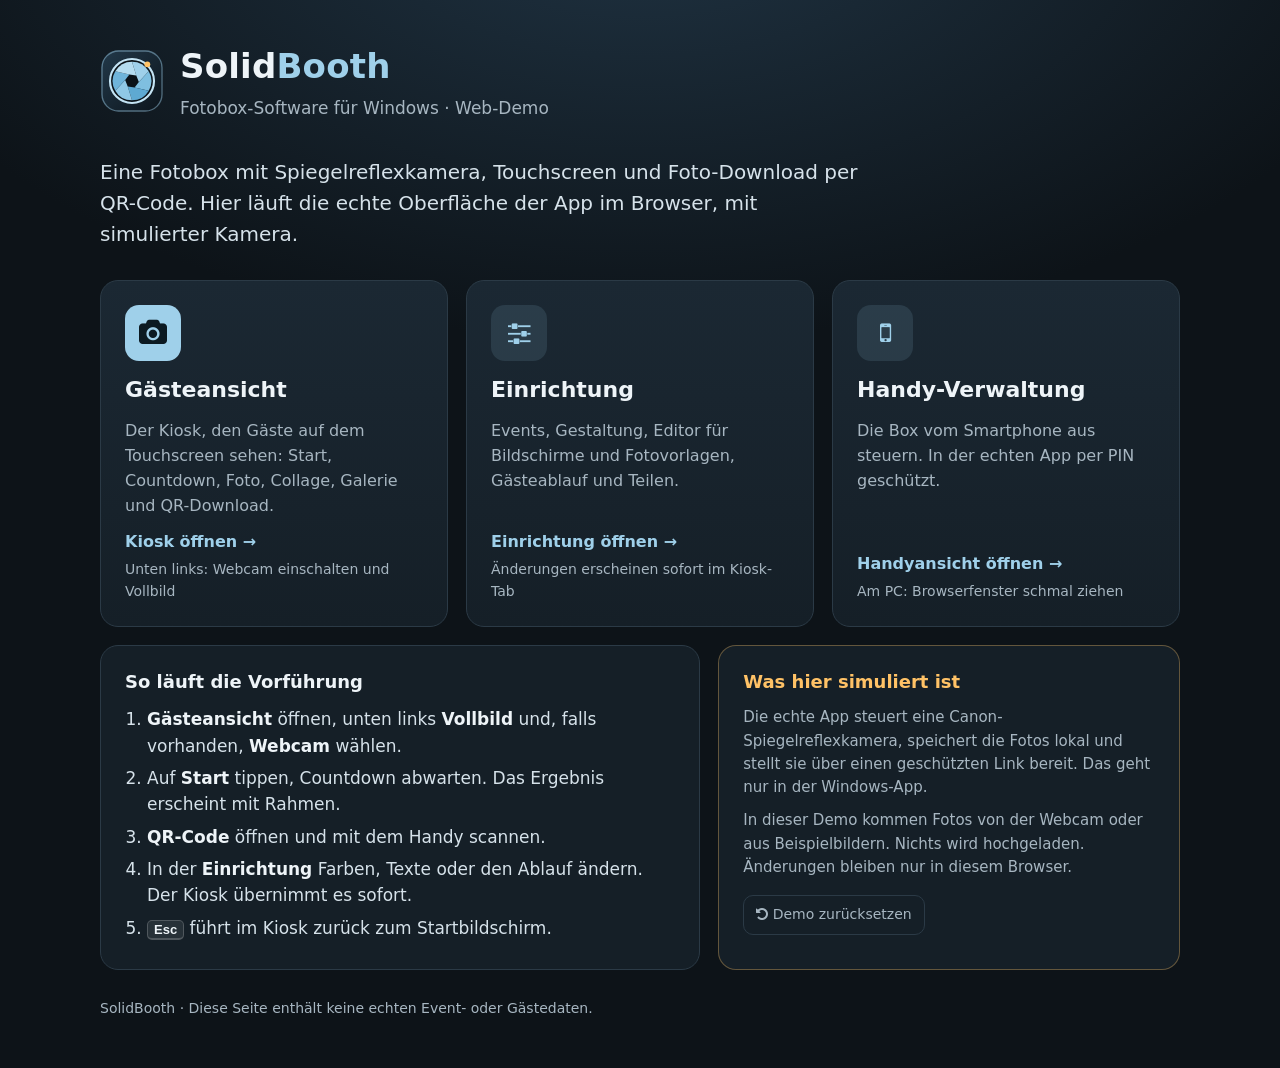
<file: index.html>
<!doctype html>
<html lang="de">
<head>
<meta charset="utf-8">
<meta name="viewport" content="width=device-width,initial-scale=1,viewport-fit=cover">
<title>SolidBooth · Web-Demo</title>
<link rel="icon" href="brand-mark.svg" type="image/svg+xml">
<link rel="stylesheet" href="pb/font-awesome/css/font-awesome.min.css">
<style>
:root{--bg:#0d1318;--card:#151f27;--card2:#1b2833;--line:#2b3a46;--text:#eef4f8;--muted:#a7b6c1;--accent:#9fd0ea;--warm:#ffc266}
*{box-sizing:border-box}
html,body{margin:0}
body{min-height:100dvh;background:radial-gradient(90% 60% at 50% -10%,#203444,var(--bg) 70%);color:var(--text);font:17px/1.55 "Segoe UI",system-ui,sans-serif;padding:40px 16px 48px}
.wrap{max-width:1080px;margin:0 auto}
header{display:flex;align-items:center;gap:16px;margin-bottom:36px}
header img{width:64px;height:64px}
header h1{margin:0;font-size:34px;font-weight:600;letter-spacing:.2px}
header h1 b{color:var(--accent);font-weight:600}
header p{margin:2px 0 0;color:var(--muted)}
.lead{font-size:20px;max-width:760px;margin:0 0 30px;color:#d6e2ea}
.tiles{display:grid;grid-template-columns:repeat(3,minmax(0,1fr));gap:18px}
.tile{display:flex;flex-direction:column;gap:12px;background:linear-gradient(180deg,var(--card2),var(--card));border:1px solid var(--line);border-radius:18px;padding:24px;color:inherit;text-decoration:none;transition:transform .15s,border-color .15s}
.tile:hover,.tile:focus-visible{transform:translateY(-3px);border-color:var(--accent);outline:none}
.tile .icon{width:56px;height:56px;border-radius:14px;display:grid;place-items:center;font-size:26px;background:#9fd0ea1f;color:var(--accent)}
.tile.primary .icon{background:var(--accent);color:#0c1a22}
.tile h2{margin:0;font-size:22px;font-weight:600}
.tile p{margin:0;color:var(--muted);font-size:16px}
.tile .go{margin-top:auto;color:var(--accent);font-weight:600;font-size:16px}
.tile .go small{display:block;color:var(--muted);font-weight:400;font-size:14px;margin-top:4px}
.row{display:grid;grid-template-columns:1.3fr 1fr;gap:18px;margin-top:18px}
.panel{background:var(--card);border:1px solid var(--line);border-radius:18px;padding:22px 24px}
.panel h3{margin:0 0 10px;font-size:18px;font-weight:600}
.panel ol,.panel ul{margin:0;padding-left:22px;color:#d6e2ea}
.panel li{margin:6px 0}
.panel li b{color:var(--text)}
.panel.note{border-color:#ffc26655}
.panel.note h3{color:var(--warm)}
.panel.note p{margin:0 0 10px;color:var(--muted);font-size:15px}
kbd{font:600 13px "Segoe UI",sans-serif;background:#ffffff14;border:1px solid #ffffff30;border-bottom-width:2px;border-radius:5px;padding:1px 6px;color:var(--text)}
.reset{margin-top:6px;background:none;border:1px solid var(--line);color:var(--muted);border-radius:10px;padding:8px 12px;font:inherit;font-size:14px;cursor:pointer}
.reset:hover{color:var(--text);border-color:var(--accent)}
footer{margin-top:28px;color:var(--muted);font-size:14px}
@media(max-width:880px){.tiles,.row{grid-template-columns:1fr}header h1{font-size:28px}}
</style>
</head>
<body>
<div class="wrap">
 <header>
  <img src="brand-mark.svg" alt="">
  <div><h1>Solid<b>Booth</b></h1><p>Fotobox-Software für Windows · Web-Demo</p></div>
 </header>
 <p class="lead">Eine Fotobox mit Spiegelreflexkamera, Touchscreen und Foto-Download per QR-Code. Hier läuft die echte Oberfläche der App im Browser, mit simulierter Kamera.</p>

 <div class="tiles">
  <a class="tile primary" href="kiosk.html?editor&amp;demo&amp;v=erlanger-20261125" target="solidbooth-kiosk">
   <span class="icon"><i class="fa fa-camera"></i></span>
   <h2>Gästeansicht</h2>
   <p>Der Kiosk, den Gäste auf dem Touchscreen sehen: Start, Countdown, Foto, Collage, Galerie und QR-Download.</p>
   <span class="go">Kiosk öffnen →<small>Unten links: Webcam einschalten und Vollbild</small></span>
  </a>
  <a class="tile" href="operator.html?v=erlanger-20261125" target="solidbooth-setup">
   <span class="icon"><i class="fa fa-sliders"></i></span>
   <h2>Einrichtung</h2>
   <p>Events, Gestaltung, Editor für Bildschirme und Fotovorlagen, Gästeablauf und Teilen.</p>
   <span class="go">Einrichtung öffnen →<small>Änderungen erscheinen sofort im Kiosk-Tab</small></span>
  </a>
  <a class="tile" href="operator.html?mobile&amp;v=erlanger-20261125" target="solidbooth-mobile">
   <span class="icon"><i class="fa fa-mobile"></i></span>
   <h2>Handy-Verwaltung</h2>
   <p>Die Box vom Smartphone aus steuern. In der echten App per PIN geschützt.</p>
   <span class="go">Handyansicht öffnen →<small>Am PC: Browserfenster schmal ziehen</small></span>
  </a>
 </div>

 <div class="row">
  <div class="panel">
   <h3>So läuft die Vorführung</h3>
   <ol>
    <li><b>Gästeansicht</b> öffnen, unten links <b>Vollbild</b> und, falls vorhanden, <b>Webcam</b> wählen.</li>
    <li>Auf <b>Start</b> tippen, Countdown abwarten. Das Ergebnis erscheint mit Rahmen.</li>
    <li><b>QR-Code</b> öffnen und mit dem Handy scannen.</li>
    <li>In der <b>Einrichtung</b> Farben, Texte oder den Ablauf ändern. Der Kiosk übernimmt es sofort.</li>
    <li><kbd>Esc</kbd> führt im Kiosk zurück zum Startbildschirm.</li>
   </ol>
  </div>
  <div class="panel note">
   <h3>Was hier simuliert ist</h3>
   <p>Die echte App steuert eine Canon-Spiegelreflexkamera, speichert die Fotos lokal und stellt sie über einen geschützten Link bereit. Das geht nur in der Windows-App.</p>
   <p>In dieser Demo kommen Fotos von der Webcam oder aus Beispielbildern. Nichts wird hochgeladen. Änderungen bleiben nur in diesem Browser.</p>
   <button class="reset" id="reset" type="button"><i class="fa fa-undo"></i> Demo zurücksetzen</button>
  </div>
 </div>
 <footer>SolidBooth · Diese Seite enthält keine echten Event- oder Gästedaten.</footer>
</div>
<script>
document.getElementById('reset').onclick=()=>{try{localStorage.removeItem('solidbooth-demo-settings');}catch{}const b=document.getElementById('reset');b.textContent='Zurückgesetzt';setTimeout(()=>b.innerHTML='<i class="fa fa-undo"></i> Demo zurücksetzen',1600);};
</script>
</body>
</html>
</file>
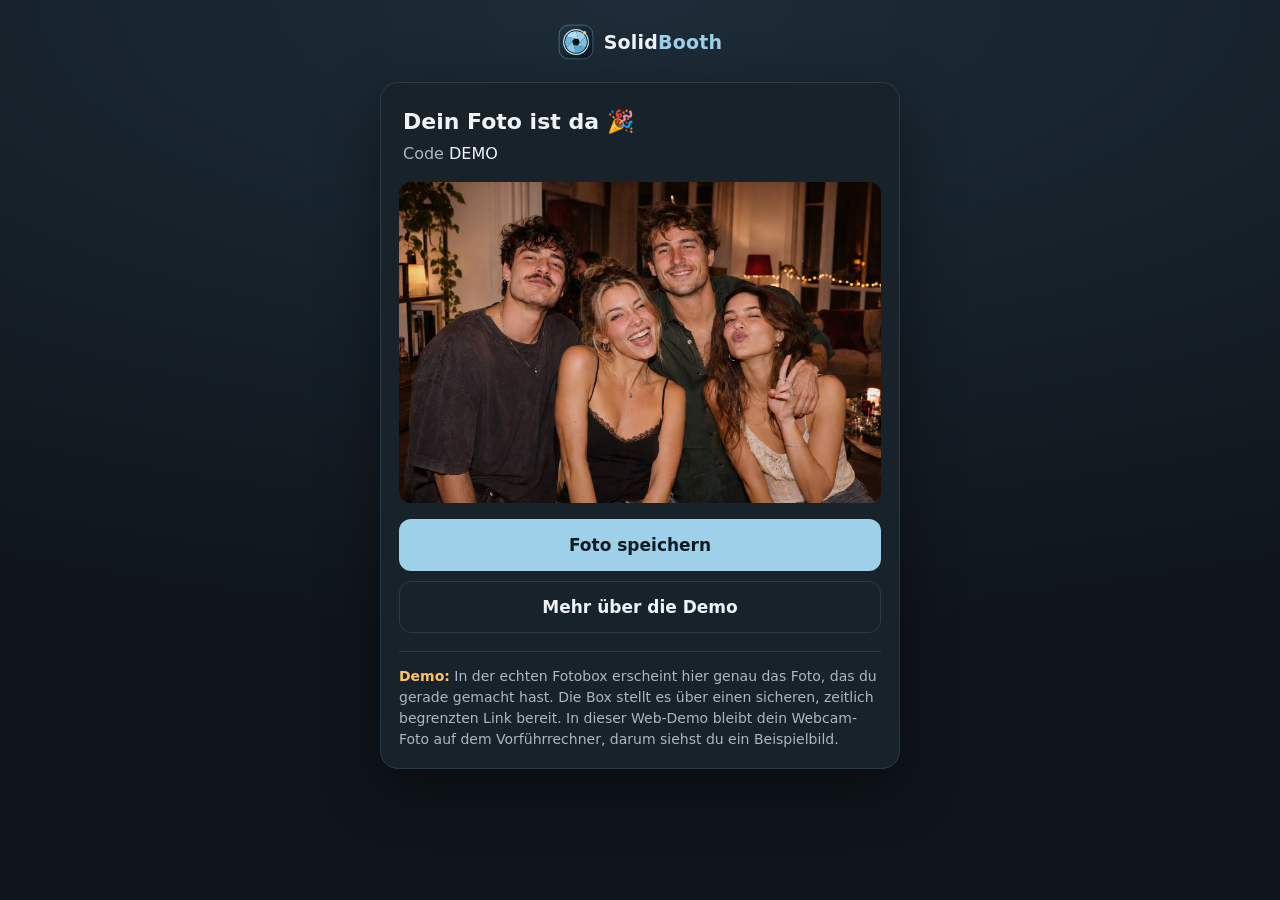
<file: download.html>
<!doctype html>
<html lang="de">
<head>
<meta charset="utf-8">
<meta name="viewport" content="width=device-width,initial-scale=1,viewport-fit=cover">
<title>Dein Foto · SolidBooth Demo</title>
<link rel="icon" href="brand-mark.svg" type="image/svg+xml">
<style>
:root{--bg:#0f151b;--card:#18222b;--line:#2c3a46;--text:#eef4f8;--muted:#a9b8c3;--accent:#9fd0ea;--warm:#ffc266}
*{box-sizing:border-box}
body{margin:0;min-height:100dvh;background:radial-gradient(120% 70% at 50% 0,#1d2c38,var(--bg));color:var(--text);font:16px/1.5 "Segoe UI",system-ui,sans-serif;display:flex;flex-direction:column;align-items:center;padding:24px 16px 40px}
header{display:flex;align-items:center;gap:10px;margin-bottom:22px}
header img{width:36px;height:36px}
header strong{font-size:19px;letter-spacing:.2px}header b{color:var(--accent);font-weight:600}
main{width:100%;max-width:520px;background:var(--card);border:1px solid var(--line);border-radius:18px;padding:18px;box-shadow:0 20px 60px #0006}
h1{font-size:22px;margin:4px 4px 4px;font-weight:600}
p{margin:0 4px 16px;color:var(--muted)}
.photo{display:block;width:100%;border-radius:12px;background:#000;aspect-ratio:3/2;object-fit:cover}
.actions{display:grid;gap:10px;margin-top:16px}
a.btn{display:flex;align-items:center;justify-content:center;gap:10px;min-height:52px;border-radius:12px;font-weight:600;text-decoration:none;font-size:17px}
.primary{background:var(--accent);color:#0c1a22}.secondary{border:1px solid var(--line);color:var(--text)}
.note{margin-top:18px;font-size:14px;color:var(--muted);border-top:1px solid var(--line);padding-top:14px}
.note b{color:var(--warm);font-weight:600}
code{font-family:inherit;color:var(--text)}
</style>
</head>
<body>
<header><img src="brand-mark.svg" alt=""><strong>Solid<b>Booth</b></strong></header>
<main>
 <h1>Dein Foto ist da 🎉</h1>
 <p>Code <code id="code">DEMO</code></p>
 <img class="photo" src="demo/party-photo.png" alt="Beispielfoto aus der Fotobox">
 <div class="actions">
  <a class="btn primary" href="demo/party-photo.png" download="SolidBooth-Demo.png">Foto speichern</a>
  <a class="btn secondary" href="index.html">Mehr über die Demo</a>
 </div>
 <div class="note"><b>Demo:</b> In der echten Fotobox erscheint hier genau das Foto, das du gerade gemacht hast. Die Box stellt es über einen sicheren, zeitlich begrenzten Link bereit. In dieser Web-Demo bleibt dein Webcam-Foto auf dem Vorführrechner, darum siehst du ein Beispielbild.</div>
</main>
<script>const c=new URLSearchParams(location.search).get('code');if(c&&/^[A-Z0-9]{2,12}$/.test(c))document.getElementById('code').textContent=c;</script>
</body>
</html>
</file>
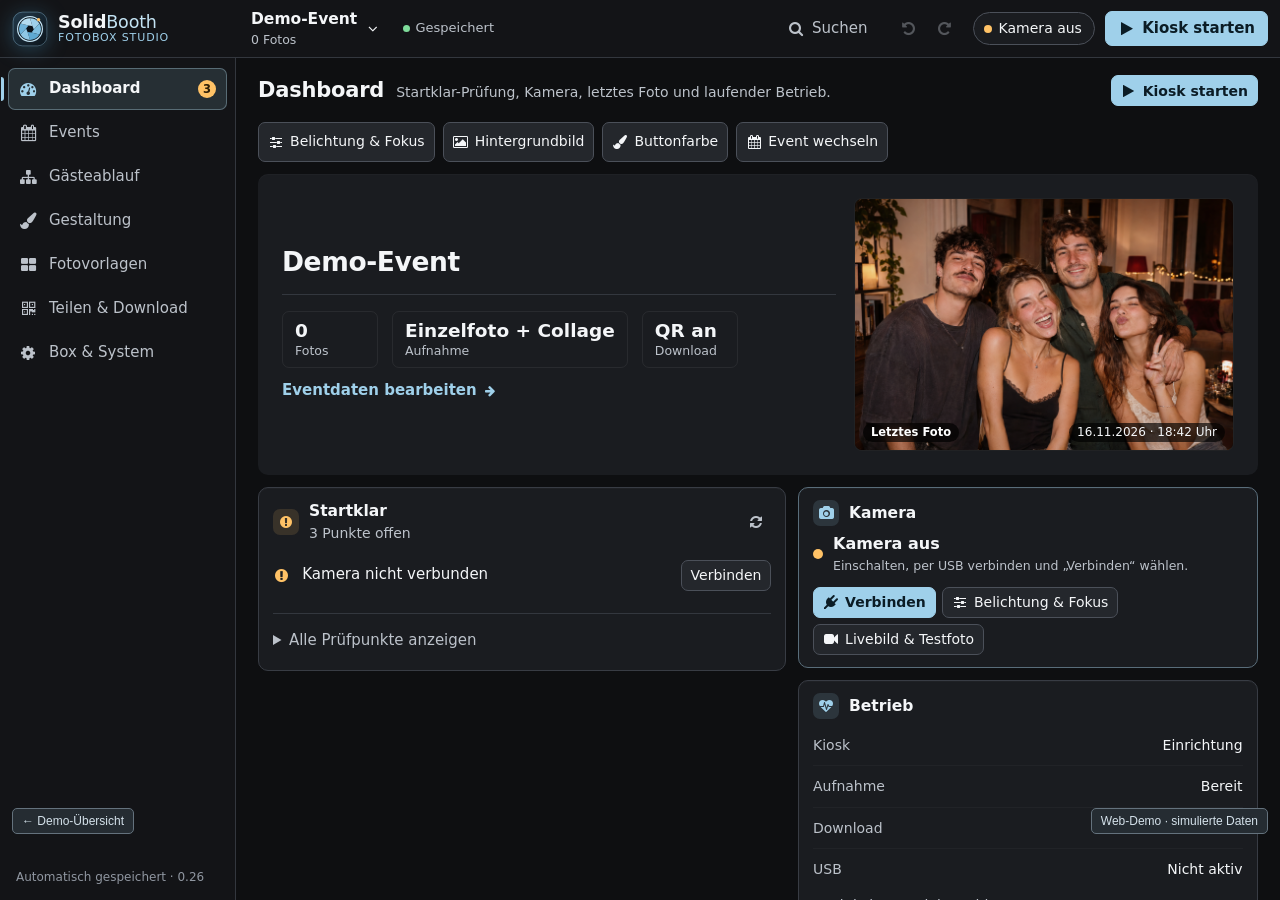
<file: operator.html>
<!doctype html>
<html lang="de">
<head>
<meta charset="utf-8">
<meta name="viewport" content="width=device-width,initial-scale=1,viewport-fit=cover">
<title>SolidBooth · Einrichtung</title>
<link rel="icon" href="brand-mark.svg" type="image/svg+xml">
<link rel="stylesheet" href="pb/font-awesome/css/font-awesome.min.css">
<link rel="stylesheet" href="operator.css?v=0.26.2">
<link rel="stylesheet" href="update-ui.css?v=0.26.2"></head>
<body><script src="demo/background-defaults.js?v=erlanger-20261125"></script>
<header id="topbar">
 <a class="brand" href="#" aria-label="SolidBooth · Übersicht" id="brand-home">
  <svg class="brand-mark" viewBox="0 0 48 48" aria-hidden="true"><defs><linearGradient id="sbg" x1="0" y1="0" x2="1" y2="1"><stop offset="0" stop-color="#22394a"/><stop offset="1" stop-color="#0c141b"/></linearGradient></defs><rect x="1" y="1" width="46" height="46" rx="13" fill="url(#sbg)"/><rect x="1.5" y="1.5" width="45" height="45" rx="12.5" fill="none" stroke="#9fd0ea" stroke-opacity=".45"/><circle cx="24" cy="24" r="16.5" fill="#0b1218" stroke="#c4e4f4" stroke-width="1.6"/><path d="M24.00 9.50A14.5 14.5 0 0 1 36.56 16.75L29.15 24.72L27.20 19.90Z" fill="#9fd0ea"/><path d="M36.56 16.75A14.5 14.5 0 0 1 36.56 31.25L25.95 28.82L29.15 24.72Z" fill="#7fbfe0"/><path d="M36.56 31.25A14.5 14.5 0 0 1 24.00 38.50L20.80 28.10L25.95 28.82Z" fill="#5ea9d2"/><path d="M24.00 38.50A14.5 14.5 0 0 1 11.44 31.25L18.85 23.28L20.80 28.10Z" fill="#8fc8e6"/><path d="M11.44 31.25A14.5 14.5 0 0 1 11.44 16.75L22.05 19.18L18.85 23.28Z" fill="#6fb4da"/><path d="M11.44 16.75A14.5 14.5 0 0 1 24.00 9.50L27.20 19.90L22.05 19.18Z" fill="#b4dcf0"/><circle cx="24" cy="24" r="3.6" fill="#0b1218"/><circle cx="35.5" cy="11.5" r="2.2" fill="#ffc266"/></svg>
  <span class="brand-text"><strong>Solid<b>Booth</b></strong><small>Fotobox Studio</small></span>
 </a>
 <button id="event-switch" class="event-switch" aria-haspopup="dialog" title="Event wechseln">
  <span class="event-switch-text"><strong id="event-name">Lädt …</strong><small id="event-meta"></small></span>
  <i class="fa fa-angle-down" aria-hidden="true"></i>
 </button>
 <span id="save-state" class="save-state" role="status"><span>Lädt …</span></span>
 <div class="topbar-spacer"></div><button id="settings-search" class="ghost" title="Einstellungen suchen (Strg+K)" aria-label="Einstellungen suchen"><i class="fa fa-search" aria-hidden="true"></i><span>Suchen</span></button>
 <div class="history-tools">
  <button id="undo" class="icon-only ghost" title="Rückgängig (Strg+Z)" aria-label="Rückgängig"><i class="fa fa-undo" aria-hidden="true"></i></button>
  <button id="redo" class="icon-only ghost" title="Wiederholen (Strg+Y)" aria-label="Wiederholen"><i class="fa fa-repeat" aria-hidden="true"></i></button>
 </div>
 <button id="camera-pill" class="camera-pill" aria-haspopup="menu" title="Kamera"><span class="dot" aria-hidden="true"></span><span id="camera-label">Kamera prüfen</span></button>
 <button id="test-flow" class="secondary-action" hidden><i class="fa fa-play-circle-o" aria-hidden="true"></i><span>Ablauf testen</span></button>
 <button id="launch" class="primary"><i class="fa fa-play" aria-hidden="true"></i><span>Kiosk starten</span></button>
</header>
<nav id="sidebar" aria-label="Bereiche"></nav>
<main id="main">
 <div class="page-head">
  <div class="page-titles"><h1 id="page-title">SolidBooth</h1><p id="page-description"></p></div>
  <div id="page-actions" class="page-actions"></div>
 </div>
 <div id="subnav" class="subnav" role="tablist" hidden></div>
 <div class="workarea no-preview"><div id="content"></div><aside id="preview-host" aria-label="Gästevorschau"></aside></div>
</main>
<nav id="tabbar" aria-label="Bereiche"></nav>
<div id="toast-stack" aria-live="polite"></div>
<script src="remote-bridge.js?v=0.26.2"></script>
<script src="demo/demo-operator.js"></script><script src="demo/bridge.js?v=erlanger-20261125"></script><script src="slideshow.js?v=0.26.2"></script>
<script src="element-style.js?v=0.26.2"></script>
<script src="app-core.js?v=erlanger-20261125"></script>
<script src="app-shell.js?v=erlanger-20261125"></script>
<script src="app-pages.js?v=0.26.2"></script>
<script src="canvas-editor.js?v=erlanger-20261125"></script>
<script src="live-stream.js?v=0.26.2"></script><script src="workflow-tools.js?v=0.26.2"></script><script src="settings-search.js?v=0.26.2"></script>
<script src="app-start.js?v=0.26.2"></script>
<script src="update-ui.js?v=0.26.2"></script></body>
</html>
</file>
<file: operator.css>
/* SolidBooth Einrichtung 0.21 · kanonische Tokens: --bg, --panel, --line, --text, --muted, --accent */
:root{color-scheme:dark;--bg:#0e0f11;--panel:#1a1c20;--panel-2:#24272c;--panel-3:#30343b;--line:#33373e;--line-strong:#4b5059;--text:#f4f6f8;--muted:#bcc2ca;--faint:#9097a1;--accent:#9fd0ea;--accent-strong:#c4e4f4;--accent-ink:#0b1c25;--accent-soft:#9fd0ea24;--ok:#7fdc9b;--ok-soft:#7fdc9b22;--warn:#ffc266;--warn-soft:#ffc26622;--danger:#ff8f7c;--danger-soft:#ff8f7c22;--radius:10px;--radius-sm:7px;--shadow:0 16px 48px #000c;--topbar:58px;--sidebar:236px;--tabbar:64px;font:15px/1.45 'Segoe UI',system-ui,sans-serif}
*{box-sizing:border-box}
html,body{height:100%}
body{margin:0;background:var(--bg);color:var(--text);display:grid;grid-template-columns:var(--sidebar) minmax(0,1fr);grid-template-rows:var(--topbar) minmax(0,1fr);overflow:hidden;-webkit-font-smoothing:antialiased}
body.busy{cursor:progress}body.busy main,body.busy #sidebar{pointer-events:none}
button,input,select,textarea{font:inherit;color:inherit}
h1,h2,h3,p{margin:0}
a{color:var(--accent)}
i.fa{width:1.15em;text-align:center;flex:none}
[hidden]{display:none!important}
:focus-visible{outline:2px solid var(--accent);outline-offset:2px}

/* ---------- Buttons ---------- */
button{cursor:pointer;border:1px solid var(--line-strong);background:var(--panel-2);color:var(--text);border-radius:var(--radius-sm);padding:6px 12px;min-height:35px;display:inline-flex;gap:7px;align-items:center;justify-content:center;white-space:nowrap;transition:background .12s,border-color .12s,color .12s}
button:hover:not(:disabled){background:var(--panel-3);border-color:#565b63}
button:disabled{opacity:.38;cursor:default}
button.primary{background:var(--accent);border-color:var(--accent);color:var(--accent-ink);font-weight:600}
button.primary:hover:not(:disabled){background:var(--accent-strong);border-color:var(--accent-strong)}
button.danger{background:transparent;border-color:#7d443b;color:var(--danger)}
button.danger:hover:not(:disabled){background:var(--danger-soft);border-color:var(--danger)}
button.ghost{background:transparent;border-color:transparent;color:var(--muted)}
button.ghost:hover:not(:disabled){background:var(--panel-3);color:var(--text);border-color:transparent}
button.small{min-height:31px;padding:3px 9px;font-size:14px;gap:6px}
button.icon-only{padding:0;width:32px;min-width:32px}
button.small.icon-only{width:28px;min-width:28px}
button.active:not(.primary){background:var(--accent-soft);border-color:#a6c7d866;color:var(--text)}
.link-button{background:none;border:0;color:var(--accent);padding:4px 0;min-height:0;gap:6px;font-weight:600;justify-content:flex-start;white-space:normal;text-align:left}
.link-button:hover:not(:disabled){background:none;text-decoration:underline}
.link-button i.fa{order:2;font-size:12px}
.button-row{display:flex;flex-wrap:wrap;gap:6px;align-items:center}
.button-row.compact{gap:4px}
.spacer{flex:1}
kbd{margin-left:auto;padding-left:16px;font:12px 'Segoe UI';color:var(--faint)}

/* ---------- Kopfzeile ---------- */
#topbar{grid-column:1/3;display:flex;align-items:center;gap:10px;padding:0 12px 0 12px;background:#131417;border-bottom:1px solid var(--line);min-width:0;z-index:20}
.brand{display:flex;align-items:center;gap:10px;width:calc(var(--sidebar) - 12px);flex:none;color:var(--text);text-decoration:none;border-radius:8px;padding:4px 6px;margin-left:-6px}
.brand:hover{background:var(--panel-2)}
.brand-mark{width:30px;height:30px;flex:none;filter:drop-shadow(0 2px 6px #6f9fb855)}
.brand-text{display:grid;line-height:1.1}
.brand-text strong{font-size:17px;font-weight:700;letter-spacing:-.01em}
.brand-text small{font-size:11.5px;letter-spacing:.08em;text-transform:uppercase;color:var(--accent)}
.event-switch{background:transparent;border-color:transparent;padding:3px 10px;min-height:44px;max-width:320px;justify-content:flex-start;text-align:left}
.event-switch-text{display:grid;min-width:0}
.event-switch strong{font-size:15.5px;overflow:hidden;text-overflow:ellipsis}
.event-switch small{color:var(--muted);font-size:12.5px;overflow:hidden;text-overflow:ellipsis}
.save-state{font-size:13px;color:var(--muted);display:inline-flex;align-items:center;gap:6px;white-space:nowrap}
.save-state::before{content:'';width:7px;height:7px;border-radius:50%;background:var(--ok)}
.save-state[data-kind=dirty]::before,.save-state[data-kind=busy]::before{background:var(--warn)}
.save-state[data-kind=busy]::before{animation:pulse 1s infinite}
.save-state[data-kind=error]{color:var(--danger)}.save-state[data-kind=error]::before{background:var(--danger)}
.topbar-spacer{flex:1}
.history-tools{display:flex;gap:0}
.camera-pill{border-radius:999px;padding:4px 12px 4px 10px;min-height:33px;max-width:230px;font-size:14px;background:var(--panel)}
.camera-pill #camera-label{overflow:hidden;text-overflow:ellipsis}
.dot{width:8px;height:8px;border-radius:50%;background:var(--faint);flex:none;display:inline-block}
.camera-pill[data-state=ready] .dot,.camera-state.ready .dot{background:var(--ok);box-shadow:0 0 0 3px var(--ok-soft)}
.camera-pill[data-state=busy] .dot{background:var(--warn);animation:pulse 1s infinite}
.camera-pill[data-state=off] .dot,.camera-state.off .dot{background:var(--warn)}
#test-flow,#launch{min-height:35px}
@keyframes pulse{50%{opacity:.35}}

/* ---------- Navigation ---------- */
#sidebar{grid-row:2;background:#131417;border-right:1px solid var(--line);display:flex;flex-direction:column;padding:10px 8px;overflow:auto}
.nav-list{display:grid;gap:2px}
.nav-item{justify-content:flex-start;background:transparent;border-color:transparent;color:var(--muted);padding:7px 10px;min-height:39.5px;gap:11px;position:relative}
.nav-item i.fa{font-size:16.5px}
.nav-item:hover:not(:disabled){background:var(--panel-2);color:var(--text);border-color:transparent}
.nav-item.active{background:var(--accent-soft);color:var(--text);border-color:transparent;font-weight:600}
.nav-item.active::before{content:'';position:absolute;left:-8px;top:8px;bottom:8px;width:3px;border-radius:0 3px 3px 0;background:var(--accent)}
.nav-item.active i.fa{color:var(--accent)}
.nav-badge{margin-left:auto;background:var(--warn);color:#2b1d07;font-size:11.5px;font-weight:700;border-radius:999px;min-width:18px;height:18px;display:grid;place-items:center;padding:0 5px}
.nav-foot{margin-top:auto;padding:10px 8px 2px}
.version{color:var(--faint);font-size:12px}
#tabbar{display:none}

/* ---------- Hauptbereich ---------- */
main{grid-row:2;overflow-y:auto;overflow-x:hidden;padding:14px 22px 36px;min-width:0}
.page-head{display:flex;align-items:center;justify-content:space-between;gap:16px;margin-bottom:12px;min-height:37.5px}
.page-titles{display:flex;align-items:baseline;gap:12px;min-width:0}
h1{font-size:21px;font-weight:650;line-height:1.2;letter-spacing:-.01em;white-space:nowrap}
#page-description{color:var(--muted);font-size:14px;overflow:hidden;text-overflow:ellipsis;white-space:nowrap}
.page-actions{display:flex;gap:6px;flex-wrap:wrap;align-items:center;flex:none}
.kicker{font-size:11.5px;letter-spacing:.09em;text-transform:uppercase;color:var(--accent);font-weight:650}
.subnav{display:flex;gap:2px;margin:-4px 0 14px;border-bottom:1px solid var(--line);overflow-x:auto;scrollbar-width:none}
.subnav::-webkit-scrollbar{display:none}
.subnav button{background:transparent;border:0;border-bottom:2px solid transparent;border-radius:0;color:var(--muted);padding:6px 10px 8px;min-height:37.5px;font-size:14.5px}
.subnav button:hover:not(:disabled){background:transparent;color:var(--text)}
.subnav button.active{color:var(--text);border-bottom-color:var(--accent);background:transparent;font-weight:600}
.subnav button.active i{color:var(--accent)}
.workarea{display:grid;grid-template-columns:minmax(0,1fr) minmax(360px,1.05fr);gap:18px;align-items:start}
.workarea.no-preview{grid-template-columns:minmax(0,1fr)}
.workarea.no-preview #preview-host{display:none}
#preview-host{position:sticky;top:0}

/* ---------- Karten & Felder ---------- */
.card{background:var(--panel);border:1px solid var(--line);border-radius:var(--radius);padding:12px 14px;container-type:inline-size;min-width:0}
.card+.card{margin-top:10px}
.card-head{display:flex;align-items:center;gap:10px;margin-bottom:6px}
.card-titles{flex:1;min-width:0}
.card-icon{width:26px;height:26px;border-radius:7px;display:grid;place-items:center;background:var(--accent-soft);color:var(--accent);flex:none;font-size:14px}
.card h2{font-size:15.5px;font-weight:650}
.card-titles .hint{margin-top:1px}
.card-actions{display:flex;gap:4px;flex:none}
.sub-section h3,.card h3{font-size:12px;letter-spacing:.07em;text-transform:uppercase;color:var(--faint);font-weight:650;margin:10px 0 2px}
.sub-section+.sub-section{margin-top:4px;border-top:1px solid var(--line)}
.hint{color:var(--muted);font-size:14px}
.muted-line{padding:6px 0}
.mono{font-family:Consolas,monospace;font-size:13px;overflow-wrap:anywhere}
.field{display:grid;grid-template-columns:minmax(120px,40%) minmax(0,1fr);gap:4px 14px;align-items:center;padding:5px 0;min-height:42px}
.field+.field,.field-group>.field+.field,div:not(.field-control)>.field+div>.field:first-child{border-top:1px solid #ffffff08}
.field-label{display:flex;align-items:center;flex-wrap:wrap;gap:2px 6px;min-width:0}
.field-label .hint{flex-basis:100%;font-size:12.5px;line-height:1.35;color:var(--faint)}
.field-control{display:flex;justify-content:flex-end;min-width:0}
.field-control>input:not([type=checkbox]),.field-control>select,.field-control>textarea{width:100%;max-width:340px}
.toggle-field{grid-template-columns:minmax(0,1fr) auto}
.asset-field,.stack-field{grid-template-columns:1fr!important}
.stack-field .field-control,.asset-field .field-control{justify-content:stretch}
.stack-field .field-control>*{max-width:none!important;width:100%}
@container (max-width:420px){.field:not(.toggle-field){grid-template-columns:1fr}.field-control{justify-content:stretch}.field-control>input:not([type=checkbox]),.field-control>select{max-width:none}}
input:not([type=checkbox]):not([type=range]):not([type=color]),select,textarea{background:#121316;border:1px solid var(--line-strong);border-radius:var(--radius-sm);padding:5px 9px;min-height:35px;color:var(--text);min-width:0}
textarea{resize:vertical;line-height:1.45}
input:hover:not(:disabled),select:hover:not(:disabled),textarea:hover{border-color:#5d626a}
input:focus,select:focus,textarea:focus{border-color:var(--accent);outline:none;box-shadow:0 0 0 3px var(--accent-soft)}
input[type=date]{color-scheme:dark}
input.switch{appearance:none;width:38px!important;height:22px!important;min-height:0!important;border-radius:999px;background:#3a3d44;position:relative;cursor:pointer;flex:none;margin:0;transition:background .15s;border:0}
input.switch::after{content:'';position:absolute;left:3px;top:3px;width:16px;height:16px;border-radius:50%;background:#d6d9de;transition:transform .15s}
input.switch:checked{background:var(--accent)}
input.switch:checked::after{transform:translateX(16px);background:#fff}
input.switch:disabled{opacity:.4;cursor:default}
.setting-reset{width:20px!important;min-width:20px!important;height:20px;min-height:22px!important;padding:0;font-size:11px;background:transparent;border-color:transparent;color:var(--faint);opacity:0;transition:opacity .12s}
.field:hover .setting-reset,.setting-reset:focus-visible{opacity:1}
.setting-reset:hover:not(:disabled){color:var(--text);background:var(--panel-3)}
.number-control{display:flex;align-items:center;gap:8px;width:100%;justify-content:flex-end}
.number-control input[type=number]{width:72px;text-align:right;flex:none}
.number-control .unit{color:var(--faint);font-size:12.5px;min-width:22px}
input.range{flex:1;min-width:60px;max-width:200px;accent-color:var(--accent);height:20px}
.color-picker{display:flex;gap:6px;align-items:center}
.color-swatch-button{width:32px;height:32px;min-height:35px;padding:3px;border-radius:var(--radius-sm);background:#121316;border:1px solid var(--line-strong)}
.color-swatch-button::before{content:'';width:100%;height:100%;border-radius:4px;background:var(--swatch);box-shadow:inset 0 0 0 1px #ffffff26;display:block}
.color-picker input{width:92px!important;font-family:Consolas,monospace;text-transform:uppercase;font-size:14px}
.secret-control{display:flex;gap:6px;width:100%;max-width:340px}.secret-control input{flex:1}
.badge{font-size:11.5px;font-weight:650;border-radius:999px;padding:1px 8px;white-space:nowrap;background:#ffffff10;color:var(--muted)}
.badge.ok{background:var(--ok-soft);color:var(--ok)}.badge.muted{background:#ffffff0d;color:var(--muted)}.badge.warn{background:var(--warn-soft);color:var(--warn)}
.asset-control{display:flex;gap:10px;align-items:center;padding:6px;border:1px dashed var(--line-strong);border-radius:var(--radius-sm);background:#16171a;width:100%}
.asset-thumb{width:54px;height:38px;border-radius:5px;background:#0e0f11 repeating-conic-gradient(#202226 0 25%,#18191c 0 50%) 0 0/10px 10px;display:grid;place-items:center;color:var(--faint);overflow:hidden;flex:none}
.asset-thumb img{width:100%;height:100%;object-fit:contain}
.asset-info{display:grid;min-width:0;flex:1}.asset-info strong{overflow:hidden;text-overflow:ellipsis;white-space:nowrap;font-weight:500;font-size:14px}.asset-info small{color:var(--faint);font-size:12px}
.asset-actions{display:flex;gap:2px;flex:none}
.callout{display:flex;gap:9px;align-items:center;padding:8px 12px;border-radius:var(--radius-sm);background:var(--accent-soft);border:1px solid #a6c7d82e;color:var(--text);font-size:14px;flex-wrap:wrap}
.callout>i{color:var(--accent)}.callout>p{flex:1;min-width:180px}
.callout.warn{background:var(--warn-soft);border-color:#f0b8663a}.callout.warn>i{color:var(--warn)}
.callout.ok{background:var(--ok-soft);border-color:#86d19f3a}.callout.ok>i{color:var(--ok)}
details.fine summary{cursor:pointer;color:var(--muted);padding:6px 0;font-size:14px}
.segmented{display:inline-flex;background:#121316;border:1px solid var(--line-strong);border-radius:var(--radius-sm);padding:2px;gap:2px}
.segmented button{background:transparent;border:0;min-height:28.5px;padding:3px 10px;font-size:14px;color:var(--muted);flex:1}
.segmented button:hover:not(:disabled){background:var(--panel-3);color:var(--text)}
.segmented button.active{background:var(--panel-3);color:var(--text);box-shadow:inset 0 0 0 1px var(--line-strong);font-weight:600}
.segmented button.active i{color:var(--accent)}
.stack-field .segmented{display:flex;width:100%}
.status-row{display:flex;justify-content:space-between;gap:14px;padding:6px 0;border-top:1px solid #ffffff08;font-size:14px}
.status-row:first-child{border-top:0}
.status-row span{color:var(--muted)}.status-row strong{font-weight:500;text-align:right;overflow-wrap:anywhere}
.status-row.warn strong{color:var(--warn)}
.empty{color:var(--muted);padding:14px 0;text-align:center}
.chip-toggles{display:flex;gap:5px;flex-wrap:wrap;justify-content:flex-end}
.chip-toggle{border-radius:999px;min-height:28.5px;padding:2px 10px;font-size:14px}

/* ---------- Farbwähler & Symbolwahl ---------- */
.popover-menu{position:fixed;z-index:1000;background:#23252a;border:1px solid var(--line-strong);border-radius:var(--radius);box-shadow:var(--shadow);padding:5px;min-width:210px;max-width:min(380px,calc(100vw - 16px));display:grid;gap:1px}
.color-popover{width:252px;padding:10px;gap:6px}
.color-top{display:flex;gap:6px}
.color-top input[type=color]{width:44px;height:32px;padding:2px;border:1px solid var(--line-strong);border-radius:var(--radius-sm);background:#121316;cursor:pointer}
.color-top input:not([type=color]){flex:1;font-family:Consolas,monospace;text-transform:uppercase}
.color-title{font-size:11.5px;letter-spacing:.07em;text-transform:uppercase;color:var(--faint);margin-top:4px}
.swatches{display:grid;grid-template-columns:repeat(9,1fr);gap:4px}
.swatch{width:100%;aspect-ratio:1;min-height:0;padding:0;border-radius:5px;border:1px solid #ffffff26}
.swatch:hover:not(:disabled){transform:scale(1.12);border-color:#fff}
.swatch.active{outline:2px solid var(--accent);outline-offset:1px}
.icon-popover{width:300px;padding:8px;gap:6px}.icon-popover>button{justify-self:start}
.icon-grid{display:grid;grid-template-columns:repeat(8,1fr);gap:3px;max-height:240px;overflow:auto}
.icon-choice{min-height:33px!important;width:auto!important;min-width:0!important;background:transparent;border-color:transparent}
.icon-choice.active{border-color:var(--accent)}

/* ---------- Übersicht ---------- */
#content.dashboard{display:grid;grid-template-columns:minmax(0,1.15fr) minmax(300px,1fr);gap:12px;align-items:start}
.dashboard .card+.card{margin-top:0}.stack{display:grid;gap:12px;align-content:start}.stack>.card+.card{margin-top:0}
.hero{grid-column:1/-1;display:grid;grid-template-columns:minmax(0,1fr) minmax(220px,380px);gap:18px;align-items:stretch;padding:16px;background:linear-gradient(115deg,#20303a 0%,#1c1e22 62%);border-color:#33454f}
.hero-info{display:flex;flex-direction:column;gap:8px;justify-content:center;min-width:0}
.hero-info h2{font-size:26.5px;letter-spacing:-.015em;overflow:hidden;text-overflow:ellipsis;white-space:nowrap}
.hero-meta{display:flex;gap:4px 16px;flex-wrap:wrap;color:var(--muted);font-size:14px}
.hero-meta span{display:inline-flex;gap:6px;align-items:center}
.hero-stats{display:flex;gap:8px;flex-wrap:wrap;margin-top:4px}
.stat{background:#ffffff08;border:1px solid #ffffff10;border-radius:var(--radius-sm);padding:7px 12px;min-width:96px;display:grid}
.stat strong{font-size:18.5px;font-weight:650;line-height:1.25}.stat span{color:var(--muted);font-size:12.5px}
.latest-photo{margin:0;position:relative;border-radius:8px;overflow:hidden;background:#0e0f11;aspect-ratio:3/2;border:1px solid #ffffff14;align-self:center}
.latest-photo img{width:100%;height:100%;object-fit:cover;display:block}
.latest-photo figcaption{position:absolute;left:8px;right:8px;bottom:8px;display:flex;justify-content:space-between;align-items:center;gap:8px}
.latest-photo figcaption .badge{background:#000a;color:#fff;backdrop-filter:blur(6px)}
.latest-photo figcaption small{background:#000a;border-radius:999px;padding:1px 8px;font-size:12px}
.latest-empty{position:absolute;inset:0;display:grid;place-content:center;justify-items:center;gap:6px;color:var(--faint);font-size:14px}.latest-empty i{font-size:31px}
.readiness .card-icon{background:var(--warn-soft);color:var(--warn)}.readiness.all-ok .card-icon{background:var(--ok-soft);color:var(--ok)}
.check-list{list-style:none;margin:0;padding:0;display:grid}
.check-list li{display:grid;grid-template-columns:18px minmax(0,1fr) auto;gap:10px;align-items:center;padding:7px 0;border-top:1px solid #ffffff08}
.check-list li:first-child{border-top:0}
.check-list li>i{font-size:16.5px}
.check-list li.ok>i{color:var(--ok)}.check-list li.warn>i{color:var(--warn)}.check-list li.info>i{color:var(--accent)}
.check-list strong{display:block;font-weight:600;font-size:14.5px}.check-list small{display:block;color:var(--muted);font-size:12.5px;overflow-wrap:anywhere}
.camera-state{display:flex;gap:10px;align-items:center;margin-bottom:10px}
.camera-state .dot{width:10px;height:10px}
.camera-state strong{display:block}.camera-state small{color:var(--muted);font-size:12.5px}
.status-grid{display:grid;grid-template-columns:1fr 1fr;column-gap:18px}
.runtime-history{max-height:180px;overflow:auto;margin-top:6px;border-top:1px solid var(--line);padding-top:4px}
.runtime-entry{display:grid;grid-template-columns:96px minmax(0,1fr);gap:8px;padding:4px 0;font-size:13px}
.runtime-entry small{color:var(--faint);font-size:12px}

/* ---------- Events ---------- */
#content.two-col{display:grid;grid-template-columns:minmax(0,1.1fr) minmax(320px,1fr);gap:12px;align-items:start}
.search{width:100%;margin-bottom:8px}
.event-list{display:grid;gap:2px;max-height:calc(100vh - 210px);overflow:auto}
.event-row{display:grid;grid-template-columns:46px minmax(0,1fr) auto auto;gap:10px;align-items:center;text-align:left;background:transparent;border-color:transparent;padding:6px;min-height:55px;justify-content:stretch}
.event-row:hover:not(:disabled){background:var(--panel-2);border-color:transparent}
.event-row.active{background:var(--accent-soft);border-color:#a6c7d844}
.event-thumb{width:46px;height:32px;border-radius:5px;background-size:cover;background-position:center;display:grid;place-items:center;color:#ffffffb0;border:1px solid #ffffff1a;font-size:13px}
.event-row-text{display:grid;min-width:0}.event-row-text strong{font-weight:600;overflow:hidden;text-overflow:ellipsis}.event-row-text small{color:var(--muted);font-size:12.5px;overflow:hidden;text-overflow:ellipsis}
.event-count{color:var(--muted);font-size:13px;font-variant-numeric:tabular-nums}.event-count::after{content:' Fotos';font-size:12px}
.form-grid{display:grid;grid-template-columns:1fr 1fr;gap:8px 10px}
.grid-field{display:grid;gap:3px;font-size:13px;color:var(--muted)}.grid-field.wide{grid-column:1/-1}.grid-field input{color:var(--text);font-size:15px}
.revision-list{display:grid;max-height:200px;overflow:auto}
.revision-row{display:flex;gap:10px;align-items:center;padding:3px 0;border-top:1px solid #ffffff08;font-size:14px}
.revision-row:first-child{border-top:0}.revision-row span{flex:1}
.danger-zone .card-icon{background:var(--danger-soft);color:var(--danger)}
.danger-row{display:flex;gap:12px;align-items:center;justify-content:space-between;padding:7px 0;border-top:1px solid #ffffff08}
.danger-row:first-of-type{border-top:0}
.danger-row div{display:grid}.danger-row small{color:var(--muted);font-size:12.5px}

/* ---------- Gästeablauf ---------- */
#content.flow-layout{display:grid;grid-template-columns:220px minmax(0,1fr);gap:12px;align-items:start}
.flow-map{list-style:none;margin:0;padding:0;display:grid;gap:4px;position:sticky;top:0;counter-reset:none}
.flow-node{position:relative}
.flow-node:not(:last-child)::after{content:'';position:absolute;left:21px;bottom:-5px;height:6px;width:2px;background:var(--line-strong)}
.flow-node-button{display:grid;grid-template-columns:30px minmax(0,1fr) auto;gap:9px;align-items:center;text-align:left;width:100%;background:var(--panel);border-color:var(--line);padding:6px 8px;justify-content:stretch;white-space:normal;min-height:50.5px}
.flow-node.active .flow-node-button{border-color:var(--accent);background:#20282e}
.flow-icon{width:28px;height:28px;border-radius:50%;display:grid;place-items:center;background:var(--accent-soft);color:var(--accent);font-size:14px}
.flow-node.off .flow-icon{background:#ffffff0a;color:var(--faint)}
.flow-node.off .flow-text strong{color:var(--muted)}
.flow-text{display:grid;min-width:0}
.flow-text strong{font-size:14.5px;line-height:1.25}
.flow-summary{font-size:12.5px;color:var(--faint);line-height:1.3;overflow:hidden;text-overflow:ellipsis;white-space:nowrap}
.flow-num{font-size:12px;color:var(--faint);font-variant-numeric:tabular-nums}
.station-body{display:grid;grid-template-columns:minmax(0,1fr)}
.station-body>.link-button{margin-top:6px}
.station-nav{display:flex;gap:6px;margin-top:10px;padding-top:8px;border-top:1px solid var(--line)}
.station-nav button{white-space:normal;min-width:0}
.summary-box{background:#16171a;border:1px solid var(--line);border-radius:var(--radius-sm);padding:2px 12px;margin:8px 0}

/* ---------- Formularseiten & Vorschau ---------- */
#content.design-layout{display:grid;gap:10px}
.form-column{display:grid;gap:10px;align-content:start}
.form-column .card+.card{margin-top:0}
.form-column .link-button{margin-top:4px}
.mode-switch{background:var(--panel)}
.mode-switch button{padding:3px 12px}
.preview-panel{background:var(--panel);border:1px solid var(--line);border-radius:var(--radius);overflow:hidden}
.preview-head{display:flex;justify-content:space-between;align-items:center;gap:8px;padding:6px 8px 6px 12px;border-bottom:1px solid var(--line)}
.preview-title{display:flex;gap:8px;align-items:center;font-weight:600;font-size:14px;min-width:0}
.preview-size{color:var(--faint);font-weight:400;font-size:12px}
.live-dot{width:7px;height:7px;border-radius:50%;background:var(--ok);box-shadow:0 0 0 3px var(--ok-soft)}
.preview-tools{display:flex;gap:4px}
.preview-viewport{position:relative;overflow:hidden;background:#000;aspect-ratio:16/9;max-height:calc(100vh - 220px);margin:0 auto}
.preview-viewport iframe{border:0;position:absolute;left:0;top:0;transform-origin:0 0;pointer-events:none}
.preview-panel.interactive .preview-viewport iframe{pointer-events:auto}
.preview-panel.interactive .preview-viewport{outline:2px solid var(--accent);outline-offset:-2px}
.preview-note{padding:6px 12px;color:var(--faint);font-size:12.5px;border-top:1px solid var(--line)}
.option-cards{display:grid;grid-template-columns:repeat(3,minmax(0,1fr));gap:8px}
.option-card{display:grid;justify-items:start;align-content:start;gap:3px;text-align:left;white-space:normal;padding:10px 12px;background:#16171a}
.option-card i{font-size:18.5px;color:var(--muted);margin-bottom:3px}
.option-card small{color:var(--muted);font-size:12.5px;line-height:1.35}
.option-card.active{border-color:var(--accent);background:var(--accent-soft)}.option-card.active i{color:var(--accent)}
@container (max-width:520px){.option-cards{grid-template-columns:1fr}}

/* ---------- Editor ---------- */
body.custom-editor main,body.editor-page main{overflow:hidden;display:flex;flex-direction:column;padding-bottom:12px}
body.custom-editor .workarea,body.editor-page .workarea{flex:1;min-height:0;display:flex;align-items:stretch}
body.custom-editor #content,body.editor-page #content{flex:1;min-height:0;min-width:0;width:100%;display:flex}
body.custom-editor .page-head,body.editor-page .page-head{margin-bottom:8px}
body.custom-editor #page-description,body.editor-page #page-description{display:none}
.ed-shell{flex:1;min-height:0;min-width:0;display:grid;grid-template-columns:200px minmax(0,1fr) 288px;grid-template-rows:auto minmax(0,1fr);gap:8px}
.ed-ribbon{grid-column:1/-1;display:flex;align-items:stretch;gap:2px;background:var(--panel);border:1px solid var(--line);border-radius:var(--radius);padding:4px 6px;overflow-x:auto;scrollbar-width:thin;min-height:64px}
.rb-group{display:flex;flex-direction:column;align-items:center;justify-content:space-between;padding:0 8px;border-right:1px solid var(--line);flex:none}
.rb-group:last-of-type{border-right:0}
.rb-items{display:flex;align-items:center;gap:2px;flex:1}
.rb-label{font-size:11px;color:var(--faint);letter-spacing:.04em;line-height:1;padding-top:3px}
.rb-btn{background:transparent;border-color:transparent;min-height:33px;padding:0;width:30px;min-width:30px;color:var(--text)}
.rb-btn.with-text{width:auto;padding:0 8px;font-size:14px}
.rb-btn:hover:not(:disabled){background:var(--panel-3);border-color:transparent}
.rb-btn.active{background:var(--accent-soft);border-color:#a6c7d855}
.rb-btn .fa-caret-down{font-size:11px;margin-left:-2px;width:auto}
.rb-font{width:132px;min-height:31px!important;padding:2px 6px!important;font-size:14px}
.rb-size{width:52px;min-height:31px!important;padding:2px 6px!important;text-align:right}
.rb-color .color-swatch-button{width:28px;height:28px;min-height:31px}.rb-color input{display:none}
.rb-zoom{width:auto!important;min-width:86px!important;padding:0 6px!important;font-size:13px;font-variant-numeric:tabular-nums;color:var(--muted)}
.ed-ribbon>.spacer{min-width:8px}
.ed-ribbon>.rb-btn.with-text{align-self:center;border:1px solid var(--line-strong)}
.ed-left,.ed-inspector{background:var(--panel);border:1px solid var(--line);border-radius:var(--radius);min-height:0;overflow:auto;display:flex;flex-direction:column}
.panel-head{display:flex;justify-content:space-between;align-items:center;gap:6px;padding:8px 10px;border-bottom:1px solid var(--line);position:sticky;top:0;background:var(--panel);z-index:1}
.panel-head h2{font-size:14px;font-weight:650}
.layer-list{padding:4px;display:grid;gap:1px;align-content:start}
.layer-row{display:grid;grid-template-columns:minmax(0,1fr) 26px 26px;align-items:center;border-radius:6px;border:1px solid transparent}
.layer-row:hover{background:var(--panel-2)}
.layer-row.selected{background:var(--accent-soft);border-color:#a6c7d844}
.layer-row.hidden-layer .layer-name{opacity:.45}
.layer-row.dragging{opacity:.4}.layer-row.drag-before{box-shadow:inset 0 2px var(--accent)}.layer-row.drag-after{box-shadow:inset 0 -2px var(--accent)}
.layer-name{justify-content:flex-start;background:transparent!important;border:0;min-height:31px;padding:3px 6px;overflow:hidden;font-size:14px;cursor:grab}
.layer-name span{overflow:hidden;text-overflow:ellipsis}.layer-name i{color:var(--faint)}
.layer-tool{width:26px!important;min-width:26px!important;min-height:28.5px!important;font-size:12px;opacity:.55}.layer-row:hover .layer-tool,.layer-tool.on{opacity:1}
.ed-center{min-height:0;min-width:0;display:flex;flex-direction:column;background:var(--panel);border:1px solid var(--line);border-radius:var(--radius);overflow:hidden}
.ed-stage{flex:1;min-height:0;overflow:auto;display:grid;place-items:center;padding:20px;background:#0d0e10 radial-gradient(#ffffff0a 1px,transparent 1px) 0 0/16px 16px;outline:none;touch-action:none}
.ed-stage.zoomed{place-items:start}
.ed-status{display:flex;gap:10px;align-items:center;padding:4px 10px;border-top:1px solid var(--line);font-size:12.5px;color:var(--faint);white-space:nowrap;overflow:hidden}
.ed-status .hint{font-size:12.5px;color:var(--faint);overflow:hidden;text-overflow:ellipsis}
.canvas{position:relative;user-select:none;touch-action:none;flex:none;box-shadow:0 10px 36px #000c;background:#222}
.ed-canvas{overflow:visible;margin:auto}
.ed-canvas::before{content:'';position:absolute;inset:0;pointer-events:none;box-shadow:0 0 0 1px #ffffff1a;z-index:0}
.ed-canvas.show-grid::after{content:'';position:absolute;inset:0;pointer-events:none;z-index:50;background-image:linear-gradient(#ffffff16 1px,transparent 1px),linear-gradient(90deg,#ffffff16 1px,transparent 1px);background-size:10% 10%}
.design-background{position:absolute;inset:0;width:100%;height:100%;object-fit:cover;pointer-events:none}
.ed-item{position:absolute;cursor:move;touch-action:none}
.ed-item.locked{cursor:default}
.ed-item:hover:not(.selected){outline:1px dashed #ffffffa0;outline-offset:0}
.ed-item.selected{outline:1.5px solid var(--accent);outline-offset:0;z-index:20}
.ed-canvas.multi .ed-item.selected{outline-style:dashed}
.ed-canvas.dragging .ed-item{transition:none}
.ed-item.editing{cursor:text;outline:2px solid var(--accent)}
.element-visual{width:100%;height:100%;pointer-events:none;position:relative}
.element-visual img{width:100%;height:100%;object-fit:contain;pointer-events:none}
.element-text{white-space:pre-wrap;outline:none;min-width:1ch;pointer-events:none}
.ed-item.editing .element-text{pointer-events:auto;cursor:text;background:#0005;user-select:text}
.element-visual>span:empty,.element-text:empty{display:none}
.ed-item.editing .element-text:empty{display:inline-block;min-width:2ch}
.clickarea-element .element-visual{background:repeating-linear-gradient(45deg,#a6c7d822 0 8px,#a6c7d80e 8px 16px)!important;border:1.5px dashed var(--accent)!important;opacity:1!important}
.clickarea-label{font-size:12px;color:#fff;background:#000a;padding:1px 6px;border-radius:4px}
.gallery-editor-grid{display:grid!important;grid-template-columns:repeat(3,1fr);gap:4%;padding:2%!important}
.gallery-editor-grid img{object-fit:cover;border-radius:3px}
.qr-placeholder{background:#fff!important;color:#222!important;justify-content:center!important}.qr-placeholder i{font-size:3em}
.slot{background:#9aa7b2}
.slot-photo{position:absolute;inset:0;width:100%;height:100%;object-fit:cover;pointer-events:none}
.slot-number{position:absolute;left:6px;top:6px;min-width:22px;height:22px;border-radius:11px;background:#000b;color:#fff;font-size:13px;display:grid;place-items:center;pointer-events:none;padding:0 6px}
.photo-area{outline:1.5px dashed #ffffffaa}
.frame-overlay{position:absolute;inset:0;width:100%;height:100%;object-fit:contain;pointer-events:none;z-index:30}
.canvas-caption{position:absolute;left:4%;right:4%;bottom:2.5%;text-align:center;font-size:clamp(9px,2.2cqw,18px);pointer-events:none;white-space:nowrap;overflow:hidden;text-overflow:ellipsis;z-index:31;container-type:normal}
.edge-handle{position:absolute;width:9px;height:9px;background:#fff;border:1.5px solid #4b86a3;border-radius:2px;z-index:40}
.edge-handle[data-edge=n]{top:-5px;left:calc(50% - 4.5px);cursor:ns-resize}.edge-handle[data-edge=s]{bottom:-5px;left:calc(50% - 4.5px);cursor:ns-resize}
.edge-handle[data-edge=e]{right:-5px;top:calc(50% - 4.5px);cursor:ew-resize}.edge-handle[data-edge=w]{left:-5px;top:calc(50% - 4.5px);cursor:ew-resize}
.edge-handle[data-edge=ne]{right:-5px;top:-5px;cursor:nesw-resize}.edge-handle[data-edge=nw]{left:-5px;top:-5px;cursor:nwse-resize}
.edge-handle[data-edge=se]{right:-5px;bottom:-5px;cursor:nwse-resize}.edge-handle[data-edge=sw]{left:-5px;bottom:-5px;cursor:nesw-resize}
.rotate-handle{position:absolute;top:-28px;left:calc(50% - 10px);width:20px;height:20px;border-radius:50%;background:#fff;color:#1b2a33;display:grid;place-items:center;font-size:11px;cursor:grab;z-index:41;box-shadow:0 1px 4px #0008}
.rotate-handle::after{content:'';position:absolute;top:20px;left:9px;width:1.5px;height:8px;background:#fff}
.rotate-handle i.fa{width:auto}
.snap-guide{position:absolute;background:#ff5fa2;z-index:60;pointer-events:none}
.snap-guide.vertical{top:-6px;bottom:-6px;width:1px}.snap-guide.horizontal{left:-6px;right:-6px;height:1px}
.ed-guides{position:absolute;inset:0;pointer-events:none;z-index:60}
.marquee{position:absolute;border:1px solid var(--accent);background:#a6c7d81a;z-index:70;pointer-events:none}
.drag-readout{position:fixed;z-index:3000;background:#000d;color:#fff;font-size:12.5px;padding:2px 7px;border-radius:4px;pointer-events:none;font-variant-numeric:tabular-nums}
/* Eigenschaften */
.insp-head{display:flex;align-items:center;gap:8px;padding:8px 10px;border-bottom:1px solid var(--line);position:sticky;top:0;background:var(--panel);z-index:2}
.insp-head>i{color:var(--accent)}
.insp-head strong{flex:1;overflow:hidden;text-overflow:ellipsis;white-space:nowrap;font-size:14.5px}
.insp-actions{display:flex;gap:2px}
.insp-section{border-bottom:1px solid var(--line)}
.insp-section>summary{list-style:none;cursor:pointer;padding:8px 10px;font-size:12px;letter-spacing:.07em;text-transform:uppercase;color:var(--muted);font-weight:650;display:flex;align-items:center;gap:6px;user-select:none}
.insp-section>summary::-webkit-details-marker{display:none}
.insp-section>summary::before{content:'\f105';font:normal 13px FontAwesome;transition:transform .12s;width:10px}
.insp-section[open]>summary::before{transform:rotate(90deg)}
.insp-body{padding:0 10px 10px;display:grid;gap:8px}
.insp-grid{display:grid;grid-template-columns:1fr 1fr;gap:8px}
.insp-field{display:grid;gap:3px;min-width:0}
.insp-field.wide,.insp-field.color.wide{grid-column:1/-1}
.insp-label{font-size:12px;color:var(--faint)}
.insp-field.toggle{grid-template-columns:1fr auto;align-items:center}
.insp-field.toggle .insp-label{font-size:14px;color:var(--text)}
.insp-number{display:flex;align-items:center;background:#121316;border:1px solid var(--line-strong);border-radius:var(--radius-sm);padding-right:6px}
.insp-number:focus-within{border-color:var(--accent);box-shadow:0 0 0 3px var(--accent-soft)}
.insp-number input{border:0!important;background:transparent!important;box-shadow:none!important;width:100%;text-align:right;padding:4px 6px!important;min-height:31px!important}
.insp-number small{color:var(--faint);font-size:11.5px;white-space:nowrap}
.insp-field select,.insp-field textarea,.insp-field>input{width:100%;min-height:31px;padding:3px 7px;font-size:14px}
.insp-text{resize:vertical;min-height:57px}
.insp-field .segmented{display:flex;width:100%}
.insp-field .color-picker input{width:100%!important;flex:1}
.align-grid{display:grid;grid-template-columns:repeat(4,1fr);gap:4px}.align-grid button{width:auto!important}
.icon-pick{justify-content:flex-start}
.insp-tips{padding:10px;display:grid;gap:4px;font-size:13px;color:var(--muted)}.insp-tips strong{color:var(--text);font-size:13px}
/* Vorlagenliste */
.template-list{display:grid;gap:4px;padding:6px;align-content:start;overflow:auto}
.template-card{display:grid;grid-template-columns:14px auto minmax(0,1fr);gap:8px;text-align:left;justify-content:stretch;align-items:center;padding:6px;background:transparent;border-color:transparent;white-space:normal;min-height:64px}
.template-card:hover:not(:disabled){background:var(--panel-2);border-color:transparent}
.template-card.selected{border-color:var(--accent);background:#20282e}
.template-num{font-size:12px;color:var(--faint)}
.template-card-text{display:grid;min-width:0}.template-card-text strong{font-weight:600;overflow:hidden;text-overflow:ellipsis;font-size:14px}.template-card-text small{color:var(--muted);font-size:12px}
.template-hint{padding:4px 4px 8px;font-size:12.5px}
.layout-mini{position:relative;flex:none;overflow:hidden;border-radius:2px;box-shadow:0 1px 3px #0009}
.layout-mini span{position:absolute;background:#9aa7b2;border-radius:1px}
.layout-mini img{position:absolute;inset:0;width:100%;height:100%;object-fit:contain}
.template-choices{display:grid;grid-template-columns:repeat(2,minmax(0,1fr));gap:8px}
.template-choice{display:grid;justify-items:center;gap:8px;padding:14px;min-height:130px;white-space:normal}

/* ---------- Box & System ---------- */
#content.settings-page{display:grid;grid-template-columns:180px minmax(0,760px);gap:20px;align-items:start}
.settings-index{position:sticky;top:0;display:grid;gap:2px}
.index-link{justify-content:flex-start;background:transparent;border-color:transparent;color:var(--muted);min-height:35px;font-size:14.5px}
.index-link:hover:not(:disabled){color:var(--text);background:var(--panel-2);border-color:transparent}
.settings-body{display:grid;gap:14px}
.settings-section{scroll-margin-top:8px}
.settings-section>header{display:flex;align-items:center;gap:9px;margin:0 0 6px 2px}
.settings-section>header h2{font-size:15.5px;font-weight:650;flex:1}
.settings-box{background:var(--panel);border:1px solid var(--line);border-radius:var(--radius);padding:6px 14px;container-type:inline-size}
.settings-box>.camera-body{padding:6px 0 4px}
.storage{display:flex;justify-content:space-between;align-items:center;gap:10px;padding:8px 0}
.storage-text{display:grid}.storage-text small{color:var(--muted);font-size:12.5px}
.usb-row{display:flex;gap:8px;align-items:center}
.usb-target{flex:1;display:flex;gap:8px;align-items:center;min-width:0;background:#16171a;border:1px solid var(--line);border-radius:var(--radius-sm);padding:5px 9px;font-size:14px}
.usb-target span{overflow:hidden;text-overflow:ellipsis;white-space:nowrap}
.url-row{display:flex;align-items:center;gap:6px;border-top:1px solid #ffffff08}
.network-url{display:block;flex:1;font-family:Consolas,monospace;font-size:14px;padding:6px 0;overflow-wrap:anywhere}
.settings-box>.button-row{padding:6px 0 8px}

/* ---------- Menüs, Dialoge, Meldungen ---------- */
.menu-head{padding:7px 9px 8px;border-bottom:1px solid var(--line);margin-bottom:3px;display:grid;font-size:14px}
.menu-head small{color:var(--muted);font-size:12.5px;white-space:normal}
.menu-item{justify-content:flex-start;background:transparent;border-color:transparent;min-height:33px;padding:4px 9px;text-align:left;font-size:14px}
.menu-item:hover:not(:disabled){background:var(--panel-3);border-color:transparent}
.menu-sep{height:1px;background:var(--line);margin:3px 2px}
.event-menu{width:320px}
.menu-search{margin:3px 3px 5px}
.menu-list{max-height:300px;overflow:auto;display:grid;gap:1px}
.event-item{display:flex;justify-content:space-between;white-space:normal}
.event-item.active{background:var(--accent-soft)}
.event-item-text{display:grid;min-width:0}.event-item-text small{color:var(--muted);font-size:12.5px}
.event-item i{color:var(--accent)}
.menu-foot{display:flex;gap:6px;justify-content:space-between;border-top:1px solid var(--line);padding:6px 3px 1px;margin-top:3px}
dialog.app-dialog{background:#1f2125;color:var(--text);border:1px solid var(--line-strong);border-radius:12px;padding:0;width:min(500px,calc(100vw - 24px));max-height:calc(100dvh - 32px);box-shadow:var(--shadow)}
dialog.app-dialog>form{display:flex;flex-direction:column;max-height:calc(100dvh - 34px)}
dialog::backdrop{background:#08090bcc;backdrop-filter:blur(3px)}
dialog.app-dialog header{display:flex;justify-content:space-between;align-items:center;padding:10px 10px 6px 18px}
dialog.app-dialog header h2{font-size:17.5px}
.dialog-body{padding:4px 18px 6px;overflow:auto;display:grid;gap:8px}
.dialog-body>p{color:var(--muted)}
.dialog-actions{display:flex;justify-content:flex-end;gap:6px;padding:10px 18px 14px;border-top:1px solid var(--line);margin-top:6px}
dialog.test-dialog{width:min(1280px,calc(100vw - 24px))}
dialog.camera-dialog{width:min(720px,calc(100vw - 24px))}
.test-viewport{position:relative;overflow:hidden;background:#000;border-radius:8px;width:100%;margin:0 auto}
.test-viewport iframe{position:absolute;left:0;top:0;border:0;transform-origin:0 0}
.test-dialog .dialog-body>button{justify-self:start}
.camera-columns{display:grid;grid-template-columns:1fr 1fr;gap:10px}.camera-columns .card+.card{margin-top:0}
.camera-settings{display:grid;gap:10px}.camera-settings>button{justify-self:end}
dialog.confirmation{background:#1f2125;color:var(--text);border:1px solid var(--line-strong);border-radius:12px;padding:18px;width:min(440px,calc(100vw - 24px));box-shadow:var(--shadow);display:grid;gap:10px}
dialog.confirmation h2{font-size:17.5px}dialog.confirmation p{color:var(--muted)}
dialog.confirmation .dialog-actions{padding:10px 0 0;margin:0}
#toast-stack{position:fixed;right:16px;bottom:16px;z-index:2000;display:grid;gap:6px;width:min(400px,calc(100vw - 24px))}
.toast{display:flex;gap:9px;align-items:center;background:#2a2d33;border:1px solid var(--line-strong);border-left:3px solid var(--accent);border-radius:8px;padding:8px 6px 8px 12px;box-shadow:var(--shadow);animation:toast-in .18s ease-out;font-size:14.5px}
.toast.success{border-left-color:var(--ok)}.toast.success>i{color:var(--ok)}
.toast.error{border-left-color:var(--danger)}.toast.error>i{color:var(--danger)}
.toast>i{color:var(--accent)}.toast span{flex:1}
.toast-close{width:24px!important;min-width:24px!important;min-height:26.5px!important;background:transparent;border:0;color:var(--faint)}
.toast.leaving{opacity:0;transform:translateY(6px);transition:.25s}
@keyframes toast-in{from{opacity:0;transform:translateY(8px)}}
.sync-conflict{position:fixed;left:50%;transform:translateX(-50%);top:62px;z-index:1500;display:flex;gap:10px;align-items:center;background:#3d2c1c;border:1px solid var(--warn);border-radius:10px;padding:8px 10px 8px 14px;box-shadow:var(--shadow);max-width:calc(100vw - 24px);flex-wrap:wrap}
.sync-conflict>i{color:var(--warn)}

/* ---------- Mittlere Breiten ---------- */
@media (max-width:1320px){
 .ed-shell{grid-template-columns:176px minmax(0,1fr) 268px}
 .workarea{grid-template-columns:minmax(0,1fr) minmax(320px,.9fr)}
 #content.flow-layout{grid-template-columns:200px minmax(0,1fr)}
}
@media (max-width:1140px){
 :root{--sidebar:60px}
 .brand-text,.nav-item span,.nav-foot{display:none}
 .brand{width:44px;justify-content:center}
 .nav-item{justify-content:center;padding:8px}.nav-badge{position:absolute;top:2px;right:2px;min-width:15px;height:15px;font-size:10.5px}
 .nav-item.active::before{left:-8px}
 #sidebar{padding:10px 8px}
 .workarea:not(.no-preview){grid-template-columns:minmax(0,1fr)}
 #preview-host{position:static;order:-1;width:100%;max-width:760px}
 #content.dashboard,#content.two-col{grid-template-columns:minmax(0,1fr)}
 .event-list{max-height:none}
 .ed-shell{grid-template-columns:150px minmax(0,1fr) 250px}
 #content.settings-page{grid-template-columns:minmax(0,1fr)}.settings-index{display:none}
}
@media (max-width:900px){
 #content.flow-layout{grid-template-columns:minmax(0,1fr)}
 .flow-map{position:static;display:flex;overflow-x:auto;gap:6px;padding:2px 0 6px;scroll-snap-type:x proximity}
 .flow-node{flex:0 0 170px;scroll-snap-align:start}.flow-node::after{display:none}
 .flow-node-button{height:100%}
 body.custom-editor main,body.editor-page main{overflow-y:auto;display:block}
 body.custom-editor #content,body.editor-page #content{display:block}
 .ed-shell{display:grid;grid-template-columns:minmax(0,1fr);grid-template-rows:auto;gap:8px}
 .ed-ribbon{grid-column:auto}.ed-center{order:1;height:min(62vh,520px)}.ed-inspector{order:2;max-height:none}.ed-left{order:3;max-height:300px}
 .hero{grid-template-columns:minmax(0,1fr)}
}

/* ---------- Handy ---------- */
@media (max-width:760px){
 body{display:block;overflow:hidden}
 #topbar{position:fixed;top:0;left:0;right:0;height:54px;padding:0 6px;gap:4px}
 .brand{width:auto;padding:4px;margin:0}.brand-mark{width:28px;height:28px}
 .history-tools,.save-state,#test-flow,#launch span{display:none}
 .event-switch{flex:1;max-width:none;min-width:0;padding:3px 6px}
 .camera-pill{padding:0;width:36px;min-width:36px;justify-content:center}.camera-pill #camera-label{display:none}.camera-pill .dot{width:10px;height:10px}
 #launch{width:40px;min-width:40px;padding:0}
 #remote-logout{width:36px;min-width:36px}
 #sidebar{display:none}
 main{position:fixed;top:54px;bottom:calc(var(--tabbar) + env(safe-area-inset-bottom));left:0;right:0;padding:12px 10px 28px}
 #tabbar{display:flex;position:fixed;left:0;right:0;bottom:0;height:calc(var(--tabbar) + env(safe-area-inset-bottom));padding-bottom:env(safe-area-inset-bottom);background:#18191cf2;backdrop-filter:blur(10px);border-top:1px solid var(--line);z-index:30}
 .tab-item{flex:1 1 0;min-width:0;flex-direction:column;gap:2px;background:transparent;border:0;border-radius:0;font-size:11.5px;color:var(--muted);padding:5px 1px;min-height:var(--tabbar);position:relative}
 .tab-item i.fa{font-size:18.5px}
 .tab-item.active{color:var(--accent)}
 .tab-item.active::before{content:'';position:absolute;top:0;left:25%;right:25%;height:2px;border-radius:2px;background:var(--accent)}
 .tab-badge{position:absolute;top:7px;right:calc(50% - 14px);width:7px;height:7px;border-radius:50%;background:var(--warn)}
 .page-head{flex-wrap:wrap;gap:8px;margin-bottom:10px}
 .page-titles{display:block}#page-description{white-space:normal;font-size:13px;margin-top:2px}
 h1{font-size:20px}
 .page-actions{width:100%}.page-actions>button{flex:1}.page-actions>.segmented{width:100%}
 .subnav{margin:-2px -10px 10px;padding:0 6px}
 .card{padding:10px 12px}
 .field{min-height:48.5px}
 .field-control>input:not([type=checkbox]),.field-control>select{min-height:42px}
 button{min-height:39.5px}button.small{min-height:35px}
 .hero{padding:12px}.hero-info h2{font-size:22px}.stat{flex:1;min-width:80px}
 .status-grid{grid-template-columns:1fr}
 .event-row{grid-template-columns:40px minmax(0,1fr) auto}.event-row .badge{display:none}
 .form-grid{grid-template-columns:1fr}
 .camera-columns{grid-template-columns:1fr}
 .option-cards{grid-template-columns:1fr}
 #toast-stack{left:10px;right:10px;bottom:calc(var(--tabbar) + 10px);width:auto}
 .sync-conflict{top:60px}
 .ed-status .hint{display:none}
 .template-choices{grid-template-columns:1fr 1fr}
 html.remote #preview-host{display:none!important}
 .runtime-entry{grid-template-columns:1fr}
}
@media (prefers-reduced-motion:reduce){*{animation:none!important;transition:none!important}}
/* Vorlagenliste wie Folienübersicht */
.template-card{grid-template-columns:14px minmax(0,1fr);grid-template-rows:auto auto;row-gap:5px;min-height:0;padding:7px}
.template-card .layout-mini{justify-self:center}
.template-card-text{grid-column:2;text-align:center}
.template-num{grid-row:1/3;align-self:start;padding-top:2px}
.ed-inspector .asset-control,.ed-left .asset-control{flex-wrap:wrap}
.ed-inspector .asset-actions{width:100%}.ed-inspector .asset-actions button:first-child{flex:1}
.ed-inspector .asset-info{flex-basis:calc(100% - 70px)}
.ed-status{min-height:37.5px;padding:2px 6px 2px 10px}
.ed-size{font-variant-numeric:tabular-nums}
.ed-view{display:flex;align-items:center;gap:1px}
.ed-view .rb-btn{width:28px;min-width:28px;min-height:28.5px}
.ed-view .rb-zoom{width:auto!important}
.ed-divider{width:1px;height:16px;background:var(--line);margin:0 4px}
.ed-ribbon{flex-wrap:nowrap}
@media (max-width:760px){.latest-photo{aspect-ratio:16/9;max-height:210px;width:100%}.hero-stats .stat{padding:6px 8px}}

/* 0.21.1 · Lesbarkeit, Kontrast, Auswahl ohne Ebenenwechsel */
button{min-height:36px}button.small{min-height:31px}button.icon-only{width:36px;min-width:36px}button.small.icon-only{width:31px;min-width:31px}
input:not([type=checkbox]):not([type=range]):not([type=color]),select,textarea{min-height:36px;background:#0b0c0e;border-color:#4b5059}
.card{border-color:#383c44;box-shadow:0 1px 0 #ffffff06 inset}
.field{min-height:44px}.field+.field{border-top-color:#ffffff10}
.hint{color:var(--muted)}.field-label .hint{color:#a5acb5}
.nav-item{min-height:42px}.nav-item.active{background:#9fd0ea2e}
.subnav button{min-height:40px}
.insp-number input,.insp-field select,.insp-field textarea,.insp-field>input{min-height:32px!important}
.rb-btn{width:34px;min-width:34px;min-height:34px}.rb-font{width:150px;min-height:32px!important}.rb-size{width:60px;min-height:32px!important}
.rb-color .color-swatch-button{width:32px;height:32px;min-height:32px}
.ed-ribbon{min-height:66px}
.layer-name{min-height:32px}.layer-row{grid-template-columns:minmax(0,1fr) 30px 30px}.layer-tool{width:30px!important;min-width:30px!important}
.ed-item.selected{outline:none!important;z-index:auto!important}
.ed-item:hover:not(.selected){outline:1px dashed #ffffffb0}
.ed-selection{position:absolute;inset:0;pointer-events:none;z-index:45}
.sel-frame{position:absolute;outline:2px solid var(--accent);outline-offset:0;pointer-events:none;box-shadow:0 0 0 1px #00000080}
.ed-canvas.multi .sel-frame{outline-style:dashed}
.sel-frame.locked{outline-color:var(--faint)}
.sel-frame .edge-handle,.sel-frame .rotate-handle{pointer-events:auto}
.edge-handle{width:11px;height:11px;border-color:#2f7aa0}
.edge-handle[data-edge=n]{top:-6px;left:calc(50% - 5.5px)}.edge-handle[data-edge=s]{bottom:-6px;left:calc(50% - 5.5px)}.edge-handle[data-edge=e]{right:-6px;top:calc(50% - 5.5px)}.edge-handle[data-edge=w]{left:-6px;top:calc(50% - 5.5px)}
.edge-handle[data-edge=ne]{right:-6px;top:-6px}.edge-handle[data-edge=nw]{left:-6px;top:-6px}.edge-handle[data-edge=se]{right:-6px;bottom:-6px}.edge-handle[data-edge=sw]{left:-6px;bottom:-6px}
.element-visual>i.fa{width:auto;line-height:1;flex:0 0 auto;font-size:var(--element-icon-size,1em)!important}
.ed-stage{background:#08090a radial-gradient(#ffffff10 1px,transparent 1px) 0 0/16px 16px}
.brand-mark{width:36px;height:36px}
.brand-text strong{font-size:17.5px}.brand-text small{font-size:11px}
.brand-text strong{font-weight:700;letter-spacing:-.01em}.brand-text strong b{font-weight:400;color:var(--accent-strong)}
.brand-mark{filter:drop-shadow(0 3px 10px #3f86ad66)}
/* Box & System */
#content.system-page{display:grid;gap:14px;max-width:1240px}
.status-tiles{display:grid;grid-template-columns:repeat(auto-fit,minmax(170px,1fr));gap:10px}
.status-tile{display:flex;gap:12px;align-items:center;justify-content:flex-start;text-align:left;padding:12px 14px;min-height:64px;background:var(--panel);border:1px solid #383c44;border-left:4px solid var(--faint);white-space:normal}
.status-tile>i{font-size:20px;color:var(--faint)}
.status-tile.ok{border-left-color:var(--ok)}.status-tile.ok>i{color:var(--ok)}
.status-tile.warn{border-left-color:var(--warn);background:linear-gradient(90deg,var(--warn-soft),var(--panel) 60%)}.status-tile.warn>i{color:var(--warn)}
.tile-text{display:grid;line-height:1.25}.tile-text small{color:var(--muted);font-size:12.5px}.tile-text strong{font-size:16px}
.system-columns{display:grid;grid-template-columns:repeat(2,minmax(0,1fr));gap:14px;align-items:start}
.system-columns .card{scroll-margin-top:10px}
.storage-meter{display:grid;gap:8px;padding:6px 0 10px}
.storage-bar{height:8px;border-radius:999px;background:#2a2e34;overflow:hidden}.storage-bar span{display:block;height:100%;background:linear-gradient(90deg,var(--accent),#5ea9d2)}
@media (max-width:1000px){.system-columns{grid-template-columns:minmax(0,1fr)}}
@media (max-width:760px){.status-tiles{grid-template-columns:1fr 1fr}.status-tile{min-height:56px;padding:9px 10px}.tile-text strong{font-size:14.5px}}
.rb-font{width:132px}
@media (max-width:1560px){.ed-ribbon .rb-btn.with-text:not(.menu-trigger) span{display:none}.ed-ribbon .rb-btn.with-text:not(.menu-trigger){width:34px;padding:0}.rb-group{padding:0 6px}}
@media (max-width:1240px){.ed-ribbon{flex-wrap:wrap;row-gap:4px}}
.dashboard-details{margin-top:12px;border-top:1px solid var(--line);padding-top:10px}.dashboard-details summary{font-weight:500;color:var(--muted);cursor:pointer;padding:6px 0;min-height:32px}.dashboard-details[open] summary{color:var(--text)}.dashboard-issue{display:flex;gap:12px;align-items:center;padding:10px 0}.dashboard-issue>span{flex:1}.dashboard-issue>.fa{color:var(--warn)}.dashboard .camera-card{border-color:color-mix(in srgb,var(--accent) 35%,var(--line))}.dashboard .camera-state strong{font-size:16px}.dashboard .runtime-card .status-grid{gap:0}.dashboard .runtime-card .status-row{padding:10px 0}.dashboard .hero-stats{gap:14px}.dashboard .hero-meta:empty{display:none}
@media(max-width:760px){.dashboard{display:flex!important;flex-direction:column;gap:12px}.dashboard>.hero{order:0}.dashboard>.stack{display:contents}.dashboard #camera-card{order:1}.dashboard .runtime-card{order:2}.dashboard>.readiness{order:3}.dashboard .hero{padding:16px}.dashboard .hero-info h2{font-size:24px}.dashboard .hero-stats .stat{padding:6px 0;border:0}.dashboard .hero-stats .stat strong{font-size:18px}.dashboard .latest-photo{display:none}.dashboard .button-row{gap:6px;flex-wrap:wrap}.dashboard .button-row button{flex:1;min-height:42px}.dashboard .runtime-history{max-height:260px;overflow:auto}.color-popover{max-width:calc(100vw - 24px);max-height:calc(100dvh - 100px);overflow:auto;overscroll-behavior:contain}.remote #page-actions{flex-wrap:wrap}.remote #page-actions button{min-height:40px}.remote .flow-panel,.remote .form-column{min-width:0}.remote .ed-inspector,.remote .ed-left{overscroll-behavior:contain}}
#test-flow[hidden]{display:none!important}
@media(max-width:760px){#content.dashboard{align-items:stretch!important}.dashboard .card,.dashboard>.hero{align-self:stretch!important;width:100%!important;min-width:0!important}.dashboard .hero-info{min-width:0;width:100%}.dashboard .hero-stats{display:grid!important;grid-template-columns:repeat(3,minmax(0,1fr));width:100%}.dashboard .hero-stats .stat{min-width:0}.dashboard .hero-info h2{display:block;width:100%;font-size:23px;overflow-wrap:anywhere}.dashboard .camera-body,.dashboard .camera-state{min-width:0;width:100%}.dashboard .hero .hero-meta{flex-wrap:wrap}.dashboard .hero-meta span{min-width:0}.dashboard .hero-meta:empty{display:none}}

/* Stable tool chrome and operator-focused density. */
.subnav button{font-weight:600}.segmented button{font-weight:600}.template-list{grid-auto-rows:max-content;flex-shrink:0}.template-card{flex-shrink:0}.design-element[data-binding=filename] .element-text{white-space:nowrap;text-overflow:ellipsis;overflow:hidden}.direct-color-picker{width:284px;display:grid;gap:10px}.color-plane{width:260px;height:160px;touch-action:none;cursor:crosshair;border-radius:5px}.color-hue{width:100%;accent-color:var(--accent);background:linear-gradient(to right,red,#ff0,#0f0,#0ff,#00f,#f0f,red);height:16px}.camera-test-dialog{width:min(1000px,94vw);max-width:94vw}.camera-test-grid{display:grid;grid-template-columns:1fr 1fr;gap:16px}.camera-test-grid figure{margin:0;display:grid;gap:8px}.camera-test-grid img{width:100%;height:280px;object-fit:contain;background:#090a0b;border-radius:8px}.camera-test-grid figcaption{color:var(--muted);font-size:13px}.test-photo{cursor:zoom-in}.photo-lightbox{width:96vw;max-width:96vw}.large-test-photo{max-height:78dvh;width:100%;object-fit:contain}.quick-actions{grid-column:1/-1;display:flex;gap:8px;flex-wrap:wrap}.dashboard .hero{border:0;background:var(--panel);padding:24px}.dashboard .hero-stats{border-top:1px solid var(--line);padding-top:16px}.dashboard .hero-stats .stat{background:none}.system-page .system-columns{gap:24px}.status-tiles{border-bottom:1px solid var(--line);padding-bottom:16px}.status-tile{background:transparent!important;box-shadow:none!important}.media-position-options{padding:8px 0}.media-position-options summary{cursor:pointer;color:var(--muted)}#settings-search{white-space:nowrap}.quick-actions button{min-height:40px}
@media(max-width:760px){#settings-search span{display:none}#settings-search{width:36px;min-width:36px;padding:8px}.quick-actions{order:-1;display:grid;grid-template-columns:1fr 1fr;gap:6px}.quick-actions button{font-size:12px;padding:8px}.camera-test-grid{grid-template-columns:1fr}.camera-test-grid img{height:220px}.ed-left .template-list{display:flex;overflow-x:auto;overflow-y:hidden;min-height:160px;max-width:100%;flex:0 0 auto}.ed-left .template-card{min-width:170px;flex:0 0 170px}.ed-left{min-width:0}.template-card .layout-mini{flex-shrink:0}.dashboard .latest-photo{display:block;margin:0;max-height:220px}.dashboard .latest-photo img{max-height:200px}}
.settings-search-dialog{width:min(640px,94vw)}.settings-query{width:100%}.settings-results{display:grid;max-height:55dvh;overflow:auto;margin-top:12px;gap:3px}.search-result{justify-content:flex-start;text-align:left;border:0;background:transparent;width:100%;white-space:normal}.search-result>span{display:grid;gap:3px}.search-result small{color:var(--muted);font-size:12px}.search-result.active{background:var(--panel-2);outline:1px solid var(--accent);outline-offset:-1px}.search-highlight{outline:2px solid var(--accent);outline-offset:3px;border-radius:4px}.settings-results{scrollbar-color:var(--line) transparent;scrollbar-width:thin}

/* Verified layout corrections shared by local and remote operator views. */
dialog.app-dialog.camera-test-dialog{width:min(1000px,94vw);max-width:94vw}dialog.app-dialog.photo-lightbox{width:96vw;max-width:96vw}.runtime-card .status-grid{grid-template-columns:1fr}.runtime-card .status-row{gap:16px}.ed-ribbon>.rb-group:first-child .rb-btn.with-text{width:auto;padding:0 9px}.ed-ribbon>.rb-group:first-child .rb-btn.with-text span{display:inline!important}.color-hue::-webkit-slider-runnable-track{background:linear-gradient(to right,red,#ff0,#0f0,#0ff,#00f,#f0f,red);height:12px;border-radius:3px}.color-hue::-moz-range-track{background:linear-gradient(to right,red,#ff0,#0f0,#0ff,#00f,#f0f,red);height:12px}.color-hue{padding:0}.rb-group:has(button[title='Standardlayout laden']){flex-shrink:0}
@media(max-width:760px){.dashboard .hero{padding:16px;gap:12px}.dashboard .hero-info h2{font-size:22px}.dashboard .latest-photo{height:80px;max-height:80px;min-height:0;align-self:stretch}.dashboard .latest-photo img{height:80px;max-height:80px;object-fit:cover}.dashboard .hero-stats{margin-top:8px;padding-top:8px;gap:10px}.dashboard .hero-stats .stat strong{font-size:16px}.ed-collage .ed-left,.ed-single .ed-left{order:0;max-height:200px}.ed-collage .ed-center,.ed-single .ed-center{order:1}.ed-collage .ed-inspector,.ed-single .ed-inspector{order:2}.ed-collage .template-list,.ed-single .template-list{min-height:138px}.camera-test-grid img{height:220px}}

/* Operator refinement: consistent cards and stable search rows. */
.system-page .system-columns{gap:16px}.system-page .card{background:var(--panel);border:1px solid var(--line);border-radius:var(--radius)}.system-page .stack{gap:14px}.form-grid>.grid-field{align-self:start;align-content:start}.form-grid textarea{min-height:88px;resize:vertical}
dialog.app-dialog.settings-search-dialog{width:min(650px,calc(100vw - 24px))}.settings-search-dialog .dialog-body{display:flex;flex-direction:column;overflow:hidden;min-height:0;padding-top:8px}.settings-results{display:flex;flex-direction:column;gap:4px;min-height:60px;max-height:min(430px,55dvh);overflow-y:auto;overflow-x:hidden;margin-top:4px;padding:2px}.settings-results .search-result{display:grid;grid-template-columns:20px minmax(0,1fr);align-items:center;gap:12px;flex:0 0 auto;width:100%;height:auto;min-height:58px;aspect-ratio:auto;border-radius:6px;padding:9px 12px;text-align:left;justify-content:stretch}.settings-results .search-result>span{display:grid;min-width:0;gap:3px}.settings-results .search-result strong{font-size:14px;line-height:1.3;white-space:normal;overflow-wrap:anywhere}.settings-results .search-result small{font-size:12px;line-height:1.3;white-space:normal}.settings-results .search-result>.fa{width:20px;font-size:15px;color:var(--muted)}
.flow-node:not(.off) .flow-icon{background:var(--accent-soft);color:var(--accent)}.flow-node.off .flow-node-button{background:var(--panel);opacity:.65}.flow-node-button{min-height:44px}.flow-text strong{font-size:14px}.flow-node.off.active .flow-node-button{opacity:1}
.camera-test-grid img.test-live,.camera-test-grid img.test-photo{display:block;width:100%;height:auto;aspect-ratio:4/3;object-fit:contain}.camera-test-grid .test-result>.empty{aspect-ratio:4/3;display:grid;place-items:center;background:#090a0b;border-radius:8px;margin:0}.test-error{color:var(--danger)!important}.test-error[role=alert]{padding:8px 0}.photo-lightbox .large-test-photo{display:block;aspect-ratio:4/3;height:auto;max-height:calc(100dvh - 150px);object-fit:contain}dialog.app-dialog.photo-lightbox{width:min(1100px,calc((100dvh - 150px)*4/3),94vw)}

.dashboard-notes{margin-top:10px;color:var(--muted);font-size:13px}.dashboard-notes summary{cursor:pointer}.dashboard-notes p{white-space:pre-wrap;margin-top:6px;max-height:160px;overflow:auto}
</file>
<file: update-ui.css>
#update-overlay{position:fixed;inset:0;z-index:4000;background:#000b;backdrop-filter:blur(12px);display:flex;align-items:center;justify-content:center;padding:20px;box-sizing:border-box;color:#eceef0;font:16px/1.45 'Segoe UI',sans-serif}#update-overlay *{box-sizing:border-box}.app-update-panel{width:min(680px,100%);max-height:calc(100dvh - 40px);overflow:auto;background:#22252b;border:1px solid #41464e;border-radius:16px;padding:24px;box-shadow:0 20px 60px #0006}.app-update-panel header{display:flex;align-items:center;justify-content:space-between;gap:16px}.app-update-panel h2{font:600 25px 'Segoe UI',sans-serif;margin:0}.app-update-panel h3{font-size:19px;margin:0 0 10px}.app-update-panel button,.app-update-panel select{font:600 15px 'Segoe UI',sans-serif;color:#f5f5f5;background:#34373e;border:1px solid #626873;border-radius:9px;padding:11px 14px;min-height:46px;cursor:pointer}.app-update-panel button i{margin-right:6px}.app-update-panel button:disabled{opacity:.45;cursor:default}.app-update-panel button:focus-visible,.app-update-panel select:focus-visible{outline:2px solid #b5c9ec;outline-offset:2px}.app-update-panel #update-close{width:46px;padding:0;flex:none}.app-update-panel #update-close i{margin:0}.app-update-versions{display:flex;justify-content:space-between;gap:12px;flex-wrap:wrap;margin:24px 0 12px;color:#c8ced7}.app-update-versions strong{color:#fff;margin-left:7px}.app-update-panel #update-message{min-height:3em;margin:12px 0 20px}.app-update-panel .update-failed{color:#ffc3b5}.app-update-row{display:flex;justify-content:space-between;align-items:center;gap:12px}.app-update-row select{max-width:75%}.app-update-check{display:flex;align-items:center;gap:12px;margin-top:16px}.app-update-check input{width:22px;height:22px;accent-color:#b5c9ec}.app-update-hint{color:#c8ced7;font-size:14px;margin:20px 0}.app-update-panel progress{display:block;width:100%;height:7px;accent-color:#b5c9ec;margin-bottom:20px}.app-update-panel [hidden]{display:none!important}.app-update-panel pre{white-space:pre-wrap;overflow-wrap:anywhere;font:14px/1.5 'Segoe UI',sans-serif;color:#c8ced7}.app-update-panel summary{cursor:pointer;min-height:40px}.app-update-actions{display:flex;justify-content:flex-end;gap:10px;flex-wrap:wrap;margin-top:24px}.app-update-rollback{margin-top:18px;background:transparent!important;width:100%}#update-confirm{padding-top:20px;border-top:1px solid #41464e}@media(max-width:540px){.app-update-panel{padding:18px}.app-update-row{align-items:stretch;flex-direction:column}.app-update-row select{max-width:none;width:100%}.app-update-actions button{flex:1 1 100%}.app-update-panel h2{font-size:22px}#update-overlay{padding:12px}}
</file>
